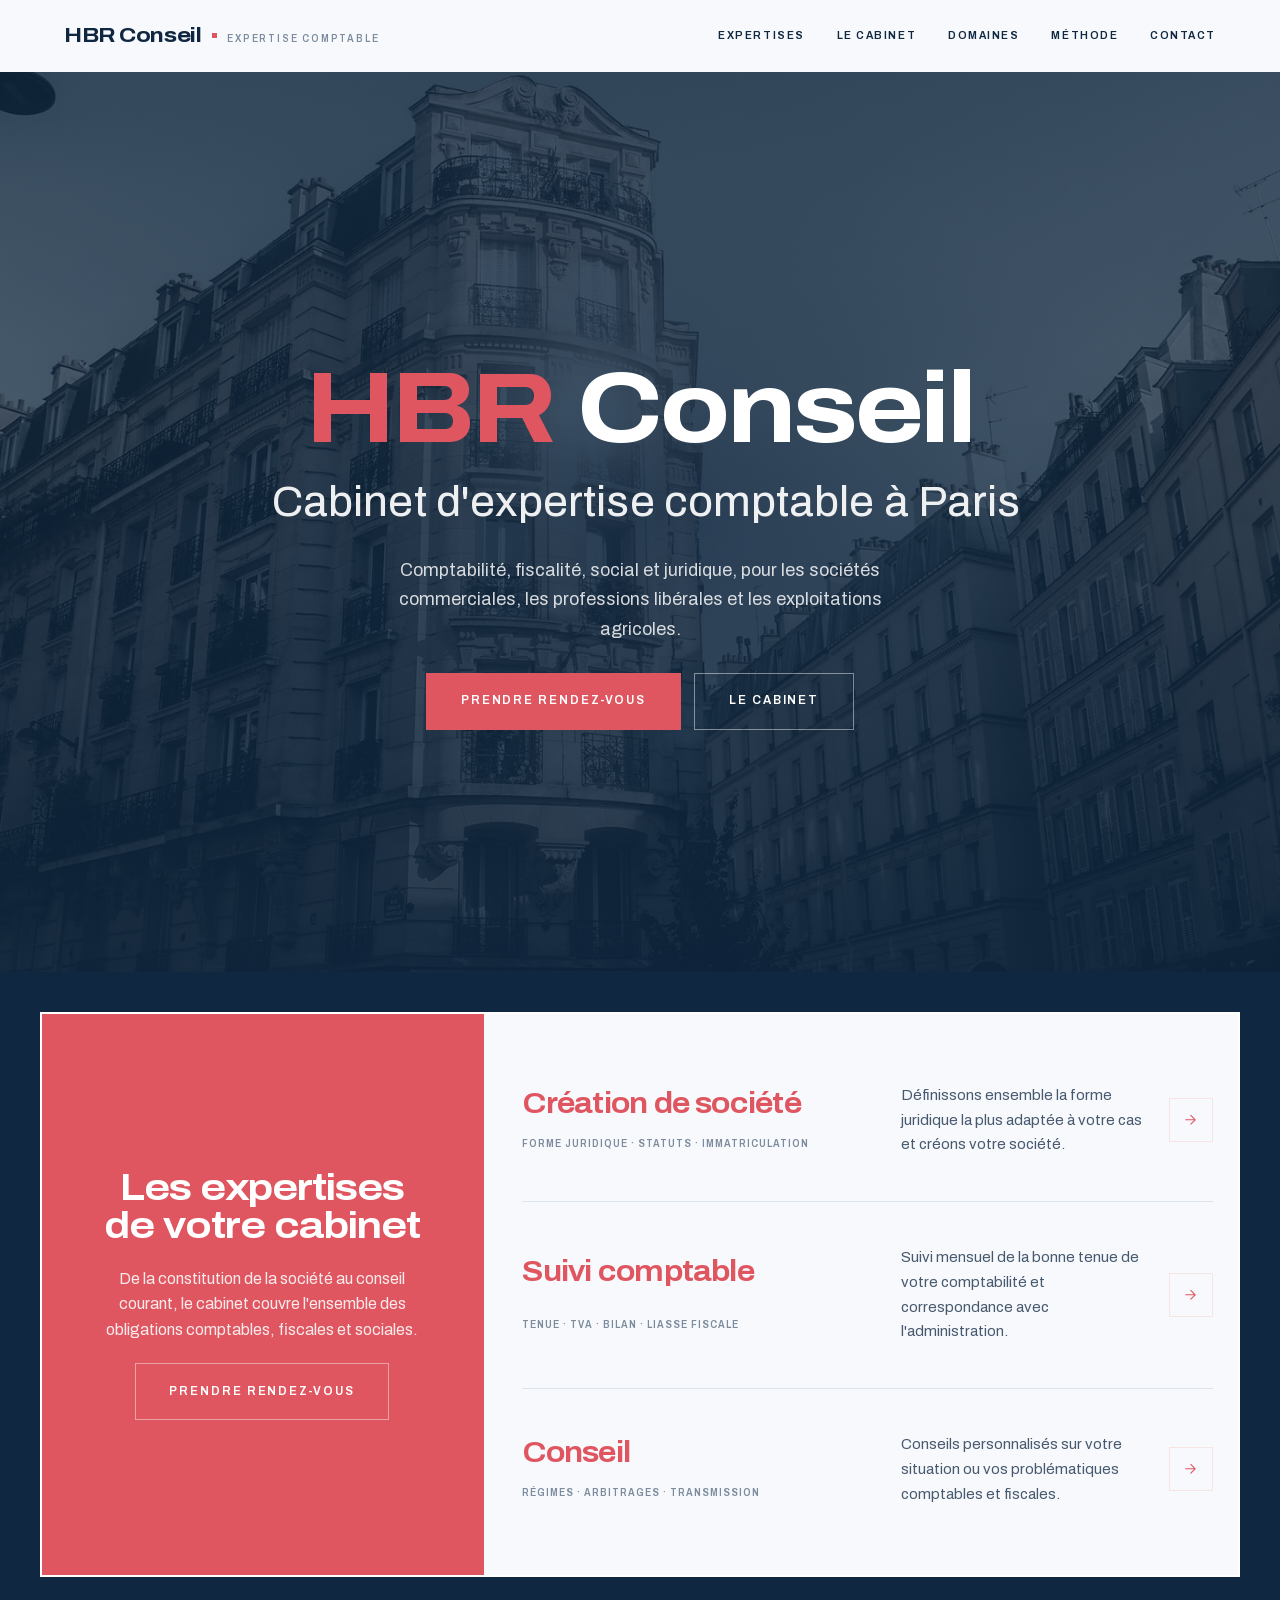
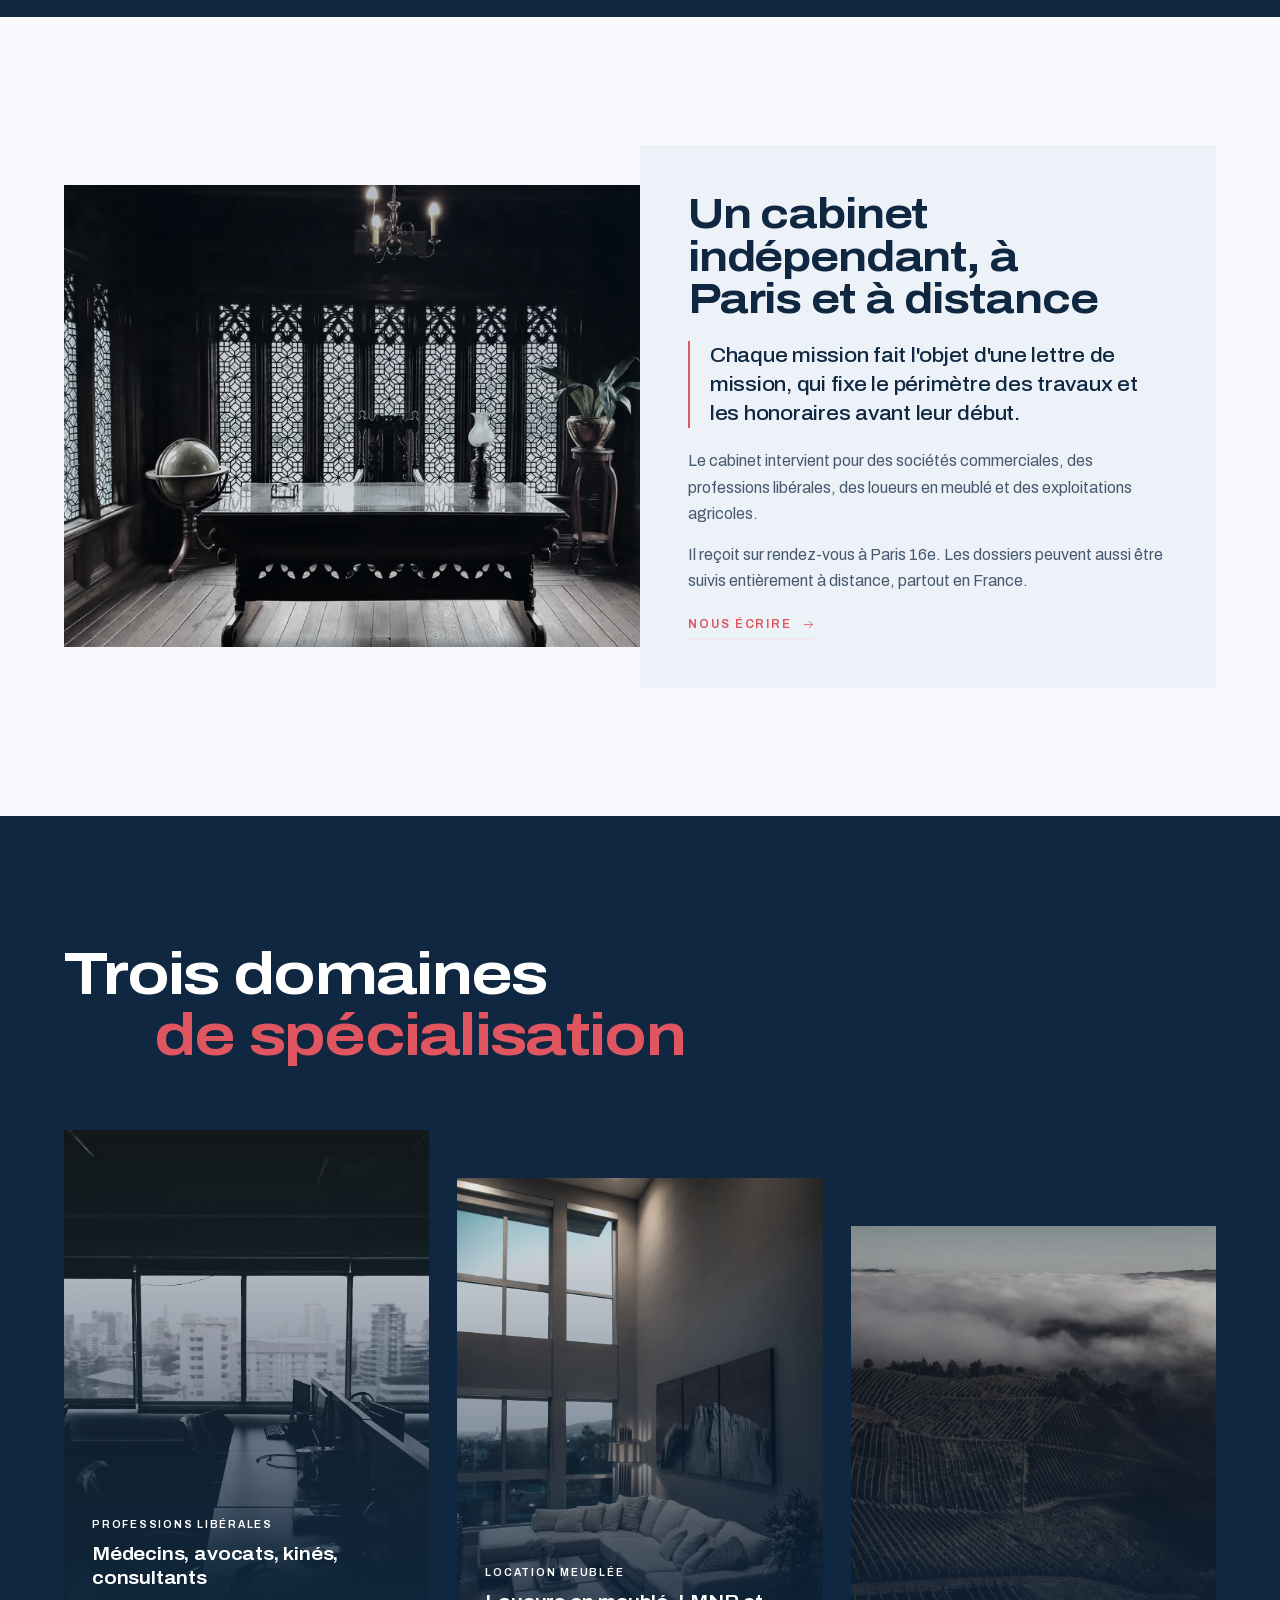
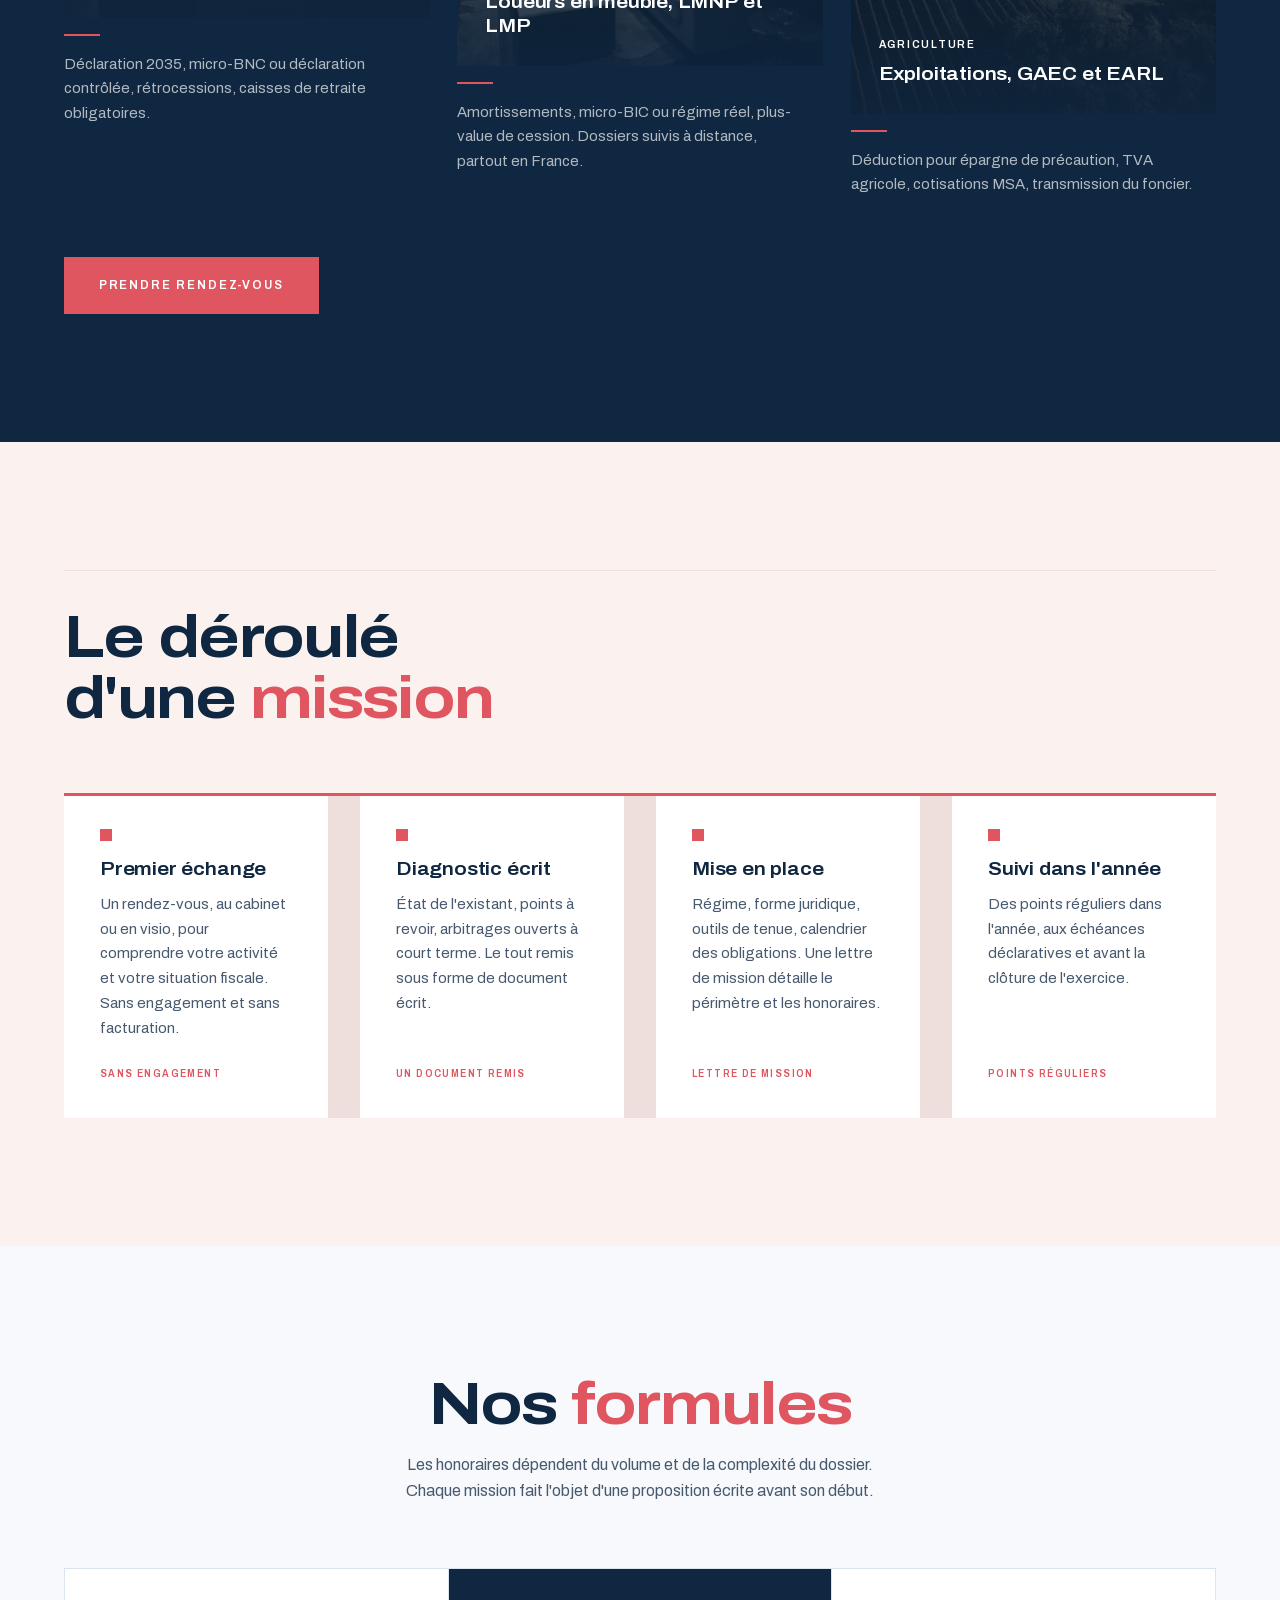
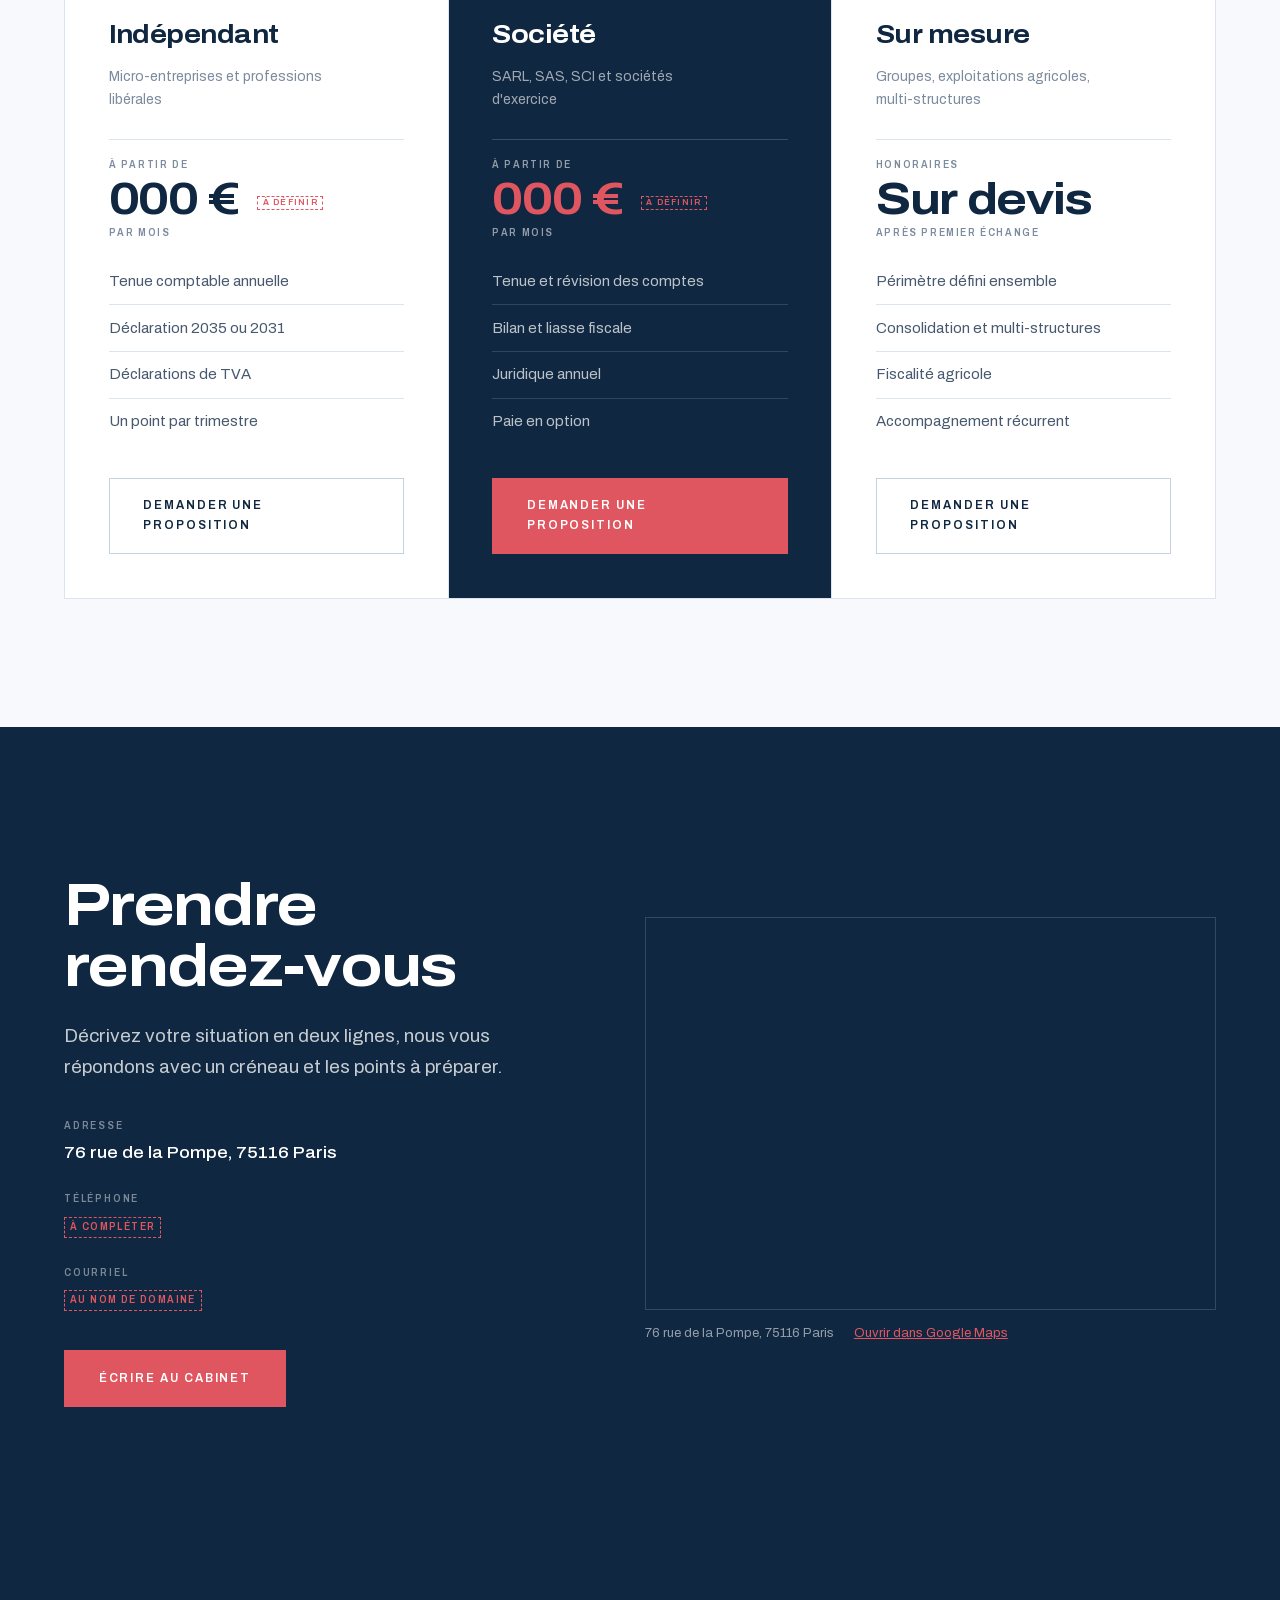
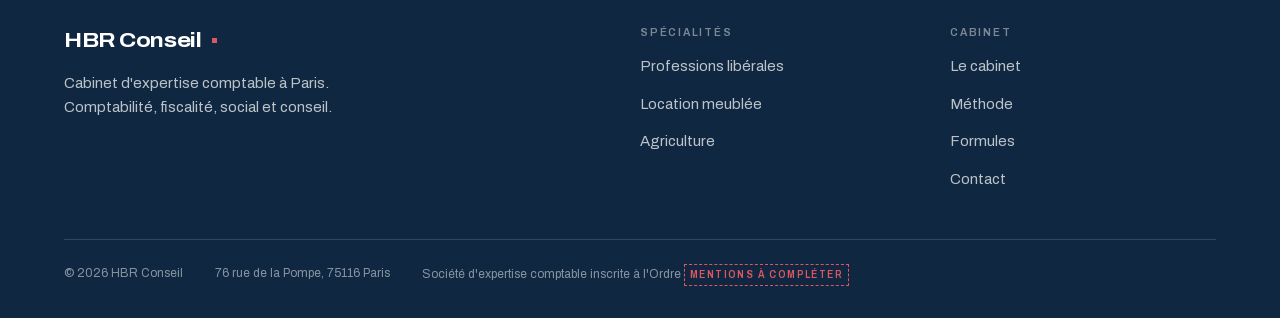
<file: index.html>
<!DOCTYPE html>
<html lang="fr" class="no-js">
<head>
    <meta charset="UTF-8">
    <meta name="viewport" content="width=device-width, initial-scale=1.0">

    <!-- ⚠️ PHASE PREVIEW : noindex tant que le site est sur GitHub Pages.
         À SUPPRIMER au lancement. Voir la checklist dans .claude/CLAUDE.md -->
    <meta name="robots" content="noindex, nofollow">

    <title>HBR Conseil, cabinet d'expertise comptable à Paris</title>
    <meta name="description" content="Cabinet d'expertise comptable à Paris. Comptabilité, fiscalité, social et conseil, pour les sociétés comme pour les indépendants.">

    <!-- ⚠️ Domaine provisoire : corriger canonical, og:url et og:image au lancement -->
    <link rel="canonical" href="https://hbr-conseil.com/">

    <meta property="og:type" content="website">
    <meta property="og:locale" content="fr_FR">
    <meta property="og:site_name" content="HBR Conseil">
    <meta property="og:title" content="HBR Conseil, cabinet d'expertise comptable à Paris">
    <meta property="og:description" content="Comptabilité, fiscalité, social et conseil, pour les sociétés comme pour les indépendants.">
    <meta property="og:url" content="https://hbr-conseil.com/">
    <meta property="og:image" content="https://hbr-conseil.com/assets/img/hero-paris-1400.webp">
    <meta name="twitter:card" content="summary_large_image">

    <meta name="theme-color" content="#0F2740">

    <link rel="icon" href="assets/favicon.svg" type="image/svg+xml">
    <link rel="icon" href="assets/favicon.ico" sizes="32x32">

    <link rel="preload" href="assets/fonts/archivo-var-latin.woff2" as="font" type="font/woff2" crossorigin>

    <link rel="stylesheet" href="css/style.css?v=20261007a">

    <!-- TODO : JSON-LD AccountingService. Adresse connue, il manque la raison
         sociale exacte, le telephone et le numero d'inscription a l'Ordre.
         Laisse en commentaire : pas de donnees structurees a moitie inventees. -->
</head>
<body>

<header class="masthead" id="masthead">
    <div class="shell masthead__inner">
        <a class="wordmark" href="index.html">
            <span class="wordmark__name">HBR Conseil</span>
            <span class="wordmark__dot" aria-hidden="true"></span>
            <span class="wordmark__kind">Expertise comptable</span>
        </a>
        <nav class="nav" aria-label="Navigation principale">
            <a href="#expertises">Expertises</a>
            <a href="#cabinet">Le cabinet</a>
            <a href="#domaines">Domaines</a>
            <a href="#methode">Méthode</a>
            <a href="#contact">Contact</a>
        </nav>
    </div>
</header>

<main>

    <!-- 01 ─ Hero pleine hauteur, photo plein cadre -->
    <section class="hero">
        <div class="hero__bg" aria-hidden="true">
            <img src="assets/img/hero-paris-1400.webp"
                 srcset="assets/img/hero-paris-700.webp 700w, assets/img/hero-paris-1400.webp 1400w"
                 sizes="100vw" width="1400" height="1900" fetchpriority="high" alt="">
        </div>
        <div class="shell hero__inner">
            <h1 class="hero__title">
                <span class="hero__brand" id="brand"><span class="hero__brand-a">HBR</span> <span class="hero__brand-b">Conseil</span></span>
                <span class="hero__kicker" id="kicker">Cabinet d'expertise comptable à Paris</span>
            </h1>
            <p class="hero__lede">
                Comptabilité, fiscalité, social et juridique, pour les sociétés commerciales, les
                professions libérales et les exploitations agricoles.
            </p>
            <div class="cta-row">
                <a class="btn btn--coral" href="#contact">Prendre rendez-vous</a>
                <a class="btn btn--ghost-light" href="#cabinet">Le cabinet</a>
            </div>
        </div>
    </section>

    <!-- 02 ─ Expertises. Composition asymetrique : colonne de gauche
         collante qui porte le titre et l'appel a l'action, colonne de
         droite en grandes lignes cliquables. Ni trois colonnes egales,
         ni numerotation. -->
    <section class="section expertises" id="expertises">
        <div class="shell">
          <div class="expertises__frame">
            <div class="expertises__grid">

            <div class="expertises__aside">
                <div class="expertises__sticky reveal">
                    <h2 class="display d-xl">Les expertises de votre cabinet</h2>
                    <p class="section__intro">
                        De la constitution de la société au conseil courant, le cabinet couvre
                        l'ensemble des obligations comptables, fiscales et sociales.
                    </p>
                    <a class="btn btn--ghost-light" href="#contact">Prendre rendez-vous</a>
                </div>
            </div>

            <ul class="exp-list">
                <li class="exp reveal">
                    <a class="exp__row" href="#contact">
                        <span class="exp__title">Création de société</span>
                        <span class="exp__tags">Forme juridique &middot; Statuts &middot; Immatriculation</span>
                        <span class="exp__text">
                            Définissons ensemble la forme juridique la plus adaptée à votre cas et
                            créons votre société.
                        </span>
                        <span class="exp__go" aria-hidden="true">
                            <svg viewBox="0 0 24 24" fill="none" stroke="currentColor" stroke-width="1.5">
                                <path d="M5 12h13M12 6l6 6-6 6" stroke-linecap="round" stroke-linejoin="round"/>
                            </svg>
                        </span>
                    </a>
                </li>

                <li class="exp reveal reveal--d1">
                    <a class="exp__row" href="#contact">
                        <span class="exp__title">Suivi comptable</span>
                        <span class="exp__tags">Tenue &middot; TVA &middot; Bilan &middot; Liasse fiscale</span>
                        <span class="exp__text">
                            Suivi mensuel de la bonne tenue de votre comptabilité et correspondance
                            avec l'administration.
                        </span>
                        <span class="exp__go" aria-hidden="true">
                            <svg viewBox="0 0 24 24" fill="none" stroke="currentColor" stroke-width="1.5">
                                <path d="M5 12h13M12 6l6 6-6 6" stroke-linecap="round" stroke-linejoin="round"/>
                            </svg>
                        </span>
                    </a>
                </li>

                <li class="exp reveal reveal--d2">
                    <a class="exp__row" href="#contact">
                        <span class="exp__title">Conseil</span>
                        <span class="exp__tags">Régimes &middot; Arbitrages &middot; Transmission</span>
                        <span class="exp__text">
                            Conseils personnalisés sur votre situation ou vos problématiques
                            comptables et fiscales.
                        </span>
                        <span class="exp__go" aria-hidden="true">
                            <svg viewBox="0 0 24 24" fill="none" stroke="currentColor" stroke-width="1.5">
                                <path d="M5 12h13M12 6l6 6-6 6" stroke-linecap="round" stroke-linejoin="round"/>
                            </svg>
                        </span>
                    </a>
                </li>
            </ul>

            </div>
          </div>
        </div>
    </section>

    <!-- 03 ─ Le cabinet, partition asymetrique -->
    <section class="section" id="cabinet" style="padding-top: 0;">
        <div class="shell">
            <div class="about">
                <div class="about__media shot reveal">
                    <img src="assets/img/cabinet-salle-1800.webp"
                         srcset="assets/img/cabinet-salle-900.webp 900w, assets/img/cabinet-salle-1800.webp 1800w"
                         sizes="(min-width: 56rem) 58vw, 100vw"
                         width="1800" height="1200" loading="lazy"
                         alt="Salle de réunion lambrissée, longue table et lustre ancien.">
                </div>
                <div class="about__panel reveal reveal--d1">
                    <h2 class="display d-lg">Un cabinet indépendant, à Paris et à distance</h2>
                    <p class="about__quote">
                        Chaque mission fait l'objet d'une lettre de mission, qui fixe le périmètre
                        des travaux et les honoraires avant leur début.
                    </p>
                    <div class="body-text">
                        <p>
                            Le cabinet intervient pour des sociétés commerciales, des professions
                            libérales, des loueurs en meublé et des exploitations agricoles.
                        </p>
                        <p>
                            Il reçoit sur rendez-vous à Paris 16e. Les dossiers peuvent aussi être
                            suivis entièrement à distance, partout en France.
                        </p>
                    </div>
                    <a class="arrow-link" href="#contact">
                        Nous écrire
                        <svg viewBox="0 0 24 24" fill="none" stroke="currentColor" stroke-width="1.5" aria-hidden="true">
                            <path d="M4 12h15M13 6l6 6-6 6" stroke-linecap="round" stroke-linejoin="round"/>
                        </svg>
                    </a>
                </div>
            </div>
        </div>
    </section>

    <!-- 04 ─ Domaines, panneaux hauts avec libelle sur l'image -->
    <section class="section domaines" id="domaines">
        <div class="shell">
            <h2 class="display d-xl domaines__title reveal">
                <span>Trois domaines</span>
                <span class="domaines__title-in">de spécialisation</span>
            </h2>

            <div class="fields">
                <article class="field reveal">
                    <a class="field__media shot shot--deep" href="#contact" aria-label="Professions libérales">
                        <img src="assets/img/specialite-bnc-1100.webp" sizes="(min-width: 56rem) 31vw, 100vw"
                             width="1100" height="1375" loading="lazy"
                             alt="Bureaux en enfilade devant de grandes baies vitrées.">
                        <span class="field__over">
                            <span class="eyebrow">Professions libérales</span>
                            <span class="d-sm">Médecins, avocats, kinés, consultants</span>
                        </span>
                    </a>
                    <span class="field__rule" aria-hidden="true"></span>
                    <p class="field__text">
                        Déclaration 2035, micro-BNC ou déclaration contrôlée, rétrocessions, caisses
                        de retraite obligatoires.
                    </p>
                </article>

                <article class="field reveal reveal--d1">
                    <a class="field__media shot shot--deep" href="#contact" aria-label="Location meublée">
                        <img src="assets/img/specialite-lmnp-1100.webp" sizes="(min-width: 56rem) 31vw, 100vw"
                             width="1100" height="1375" loading="lazy"
                             alt="Séjour d'un appartement meublé en fin de journée.">
                        <span class="field__over">
                            <span class="eyebrow">Location meublée</span>
                            <span class="d-sm">Loueurs en meublé, LMNP et LMP</span>
                        </span>
                    </a>
                    <span class="field__rule" aria-hidden="true"></span>
                    <p class="field__text">
                        Amortissements, micro-BIC ou régime réel, plus-value de cession. Dossiers
                        suivis à distance, partout en France.
                    </p>
                </article>

                <article class="field reveal reveal--d2">
                    <a class="field__media shot shot--deep" href="#contact" aria-label="Agriculture">
                        <img src="assets/img/specialite-agriculture-1100.webp" sizes="(min-width: 56rem) 31vw, 100vw"
                             width="1100" height="1375" loading="lazy"
                             alt="Coteau planté de vignes émergeant de la brume.">
                        <span class="field__over">
                            <span class="eyebrow">Agriculture</span>
                            <span class="d-sm">Exploitations, GAEC et EARL</span>
                        </span>
                    </a>
                    <span class="field__rule" aria-hidden="true"></span>
                    <p class="field__text">
                        Déduction pour épargne de précaution, TVA agricole, cotisations MSA,
                        transmission du foncier.
                    </p>
                </article>
            </div>

            <div class="cta-row reveal" style="margin-top: clamp(2.5rem, 5vw, 3.75rem);">
                <a class="btn btn--coral" href="#contact">Prendre rendez-vous</a>
            </div>
        </div>
    </section>

    <!-- 05 ─ Deroule d'une mission, ligne de temps -->
    <section class="section process-section" id="methode">
        <div class="shell">
            <div class="section__head reveal">
                <h2 class="display d-xl">Le déroulé d'une <em>mission</em></h2>
            </div>

            <div class="process">
                <article class="step reveal">
                    <span class="step__mark" aria-hidden="true"></span>
                    <h3 class="d-sm">Premier échange</h3>
                    <p>
                        Un rendez-vous, au cabinet ou en visio, pour comprendre votre activité et
                        votre situation fiscale. Sans engagement et sans facturation.
                    </p>
                    <span class="step__get">Sans engagement</span>
                </article>
                <article class="step reveal reveal--d1">
                    <span class="step__mark" aria-hidden="true"></span>
                    <h3 class="d-sm">Diagnostic écrit</h3>
                    <p>
                        État de l'existant, points à revoir, arbitrages ouverts à court terme. Le
                        tout remis sous forme de document écrit.
                    </p>
                    <span class="step__get">Un document remis</span>
                </article>
                <article class="step reveal reveal--d2">
                    <span class="step__mark" aria-hidden="true"></span>
                    <h3 class="d-sm">Mise en place</h3>
                    <p>
                        Régime, forme juridique, outils de tenue, calendrier des obligations. Une
                        lettre de mission détaille le périmètre et les honoraires.
                    </p>
                    <span class="step__get">Lettre de mission</span>
                </article>
                <article class="step reveal reveal--d3">
                    <span class="step__mark" aria-hidden="true"></span>
                    <h3 class="d-sm">Suivi dans l'année</h3>
                    <p>
                        Des points réguliers dans l'année, aux échéances déclaratives et avant la
                        clôture de l'exercice.
                    </p>
                    <span class="step__get">Points réguliers</span>
                </article>
            </div>
        </div>
    </section>

    <!-- 06 ─ Formules. SQUELETTE PROVISOIRE : montants et contenus sont
         des placeholders, a valider avec le cabinet. Pas de gabarit SaaS,
         angles vifs, aucune ombre portee, aucun badge « le plus populaire ».
         La formule courante se distingue par un aplat bleu, pas par un
         liseré ni un decalage vertical. -->
    <section class="section tarifs" id="formules">
        <div class="shell">
            <div class="tarifs__head reveal">
                <h2 class="display d-xl">Nos <em>formules</em></h2>
                <p class="tarifs__note">
                    Les honoraires dépendent du volume et de la complexité du dossier. Chaque
                    mission fait l'objet d'une proposition écrite avant son début.
                </p>
            </div>

            <div class="packs">

                <article class="pack reveal">
                    <h3 class="pack__name">Indépendant</h3>
                    <p class="pack__for">Micro-entreprises et professions libérales</p>
                    <p class="pack__price">
                        <span class="pack__from">À partir de</span>
                        <span class="pack__amount">000 &euro; <span class="todo">à définir</span></span>
                        <span class="pack__unit">par mois</span>
                    </p>
                    <ul class="pack__list">
                        <li>Tenue comptable annuelle</li>
                        <li>Déclaration 2035 ou 2031</li>
                        <li>Déclarations de TVA</li>
                        <li>Un point par trimestre</li>
                    </ul>
                    <a class="btn btn--line" href="#contact">Demander une proposition</a>
                </article>

                <article class="pack pack--lead reveal reveal--d1">
                    <h3 class="pack__name">Société</h3>
                    <p class="pack__for">SARL, SAS, SCI et sociétés d'exercice</p>
                    <p class="pack__price">
                        <span class="pack__from">À partir de</span>
                        <span class="pack__amount">000 &euro; <span class="todo">à définir</span></span>
                        <span class="pack__unit">par mois</span>
                    </p>
                    <ul class="pack__list">
                        <li>Tenue et révision des comptes</li>
                        <li>Bilan et liasse fiscale</li>
                        <li>Juridique annuel</li>
                        <li>Paie en option</li>
                    </ul>
                    <a class="btn btn--coral" href="#contact">Demander une proposition</a>
                </article>

                <article class="pack reveal reveal--d2">
                    <h3 class="pack__name">Sur mesure</h3>
                    <p class="pack__for">Groupes, exploitations agricoles, multi-structures</p>
                    <p class="pack__price">
                        <span class="pack__from">Honoraires</span>
                        <span class="pack__amount">Sur devis</span>
                        <span class="pack__unit">après premier échange</span>
                    </p>
                    <ul class="pack__list">
                        <li>Périmètre défini ensemble</li>
                        <li>Consolidation et multi-structures</li>
                        <li>Fiscalité agricole</li>
                        <li>Accompagnement récurrent</li>
                    </ul>
                    <a class="btn btn--line" href="#contact">Demander une proposition</a>
                </article>

            </div>
        </div>
    </section>

    <!-- 07 ─ Contact, bloc bleu et carte en vis-a-vis -->
    <section class="section contact" id="contact">
        <div class="shell">
            <div class="contact__grid">
                <div class="reveal">
                        <h2 class="display d-xl" style="margin-block: 1.25rem 1.5rem;">Prendre rendez-vous</h2>
                    <p class="lede" style="color: rgba(255,255,255,0.76);">
                        Décrivez votre situation en deux lignes, nous vous répondons avec un créneau
                        et les points à préparer.
                    </p>

                    <div class="contact__lines" style="margin-top: 2.25rem;">
                        <div class="contact__line">
                            <span class="k">Adresse</span>
                            <span class="v">76 rue de la Pompe, 75116 Paris</span>
                        </div>
                        <div class="contact__line">
                            <span class="k">Téléphone</span>
                            <span class="v"><span class="todo">à compléter</span></span>
                        </div>
                        <div class="contact__line">
                            <span class="k">Courriel</span>
                            <span class="v"><span class="todo">au nom de domaine</span></span>
                        </div>
                    </div>

                    <div class="cta-row" style="margin-top: 2.25rem;">
                        <a class="btn btn--coral" href="#contact">Écrire au cabinet</a>
                    </div>
                </div>

                <div class="reveal reveal--d1">
                    <!-- Embed Google Maps, charge directement. Sa reponse ne depose
                         aucun cookie, verifie. L'IP du visiteur reste transmise a
                         Google, a mentionner dans la politique de confidentialite. -->
                    <div class="map">
                        <iframe
                            src="https://www.google.com/maps?q=76+rue+de+la+Pompe,+75116+Paris&amp;z=16&amp;output=embed"
                            title="Plan d'accès au cabinet, 76 rue de la Pompe à Paris"
                            loading="lazy" referrerpolicy="no-referrer-when-downgrade" allowfullscreen></iframe>
                    </div>
                    <p class="map__legend">
                        <span>76 rue de la Pompe, 75116 Paris</span>
                        <a href="https://www.google.com/maps/search/?api=1&amp;query=76+rue+de+la+Pompe+75116+Paris"
                           target="_blank" rel="noopener">Ouvrir dans Google Maps</a>
                    </p>
                </div>
            </div>
        </div>
    </section>

</main>

<footer class="site-footer">
    <div class="shell">
        <div class="footer-grid">
            <div class="footer-col">
                <a class="wordmark" href="index.html">
                    <span class="wordmark__name">HBR Conseil</span>
                    <span class="wordmark__dot" aria-hidden="true"></span>
                </a>
                <p style="max-width: 34ch; font-size: 0.9375rem;">
                    Cabinet d'expertise comptable à Paris. Comptabilité, fiscalité, social et
                    conseil.
                </p>
            </div>
            <div class="footer-col">
                <p class="eyebrow">Spécialités</p>
                <a href="#domaines">Professions libérales</a>
                <a href="#domaines">Location meublée</a>
                <a href="#domaines">Agriculture</a>
            </div>
            <div class="footer-col">
                <p class="eyebrow">Cabinet</p>
                <a href="#cabinet">Le cabinet</a>
                <a href="#methode">Méthode</a>
                <a href="#formules">Formules</a>
                <a href="#contact">Contact</a>
            </div>
        </div>

        <div class="footer-legal">
            <span>&copy; <span id="year">2026</span> HBR Conseil</span>
            <span>76 rue de la Pompe, 75116 Paris</span>
            <span>Société d'expertise comptable inscrite à l'Ordre <span class="todo">mentions à compléter</span></span>
        </div>
    </div>
</footer>

<script src="js/main.js?v=20261007a"></script>
</body>
</html>
</file>
<file: css/style.css>
/* =====================================================================
   hbr-conseil.com  |  systeme de design
   Direction : clair dominant, bleu de nuit et corail.
   ⚠️ Toute modification ici = bumper ?v=AAAAMMJJx dans les pages HTML
   =====================================================================
     1. Police
     2. Reset
     3. Jetons
     4. Typographie
     5. Primitives
     6. Traitement d'image
     7. Chrome
     8. Sections
     9. Revelations
    10. Points de rupture
   ===================================================================== */

/* --- 1. Police ------------------------------------------------------
   Une seule famille, Archivo variable, avec ses deux axes : la graisse
   et la LARGEUR. Le contraste typographique vient de l'axe de largeur,
   titres tres etendus contre texte de labeur normal, plutot que d'une
   seconde famille. 88 Ko pour toute la palette typographique.
   -------------------------------------------------------------------- */

@font-face {
    font-family: 'Archivo';
    src: url('../assets/fonts/archivo-var-latin.woff2') format('woff2');
    font-weight: 100 900;
    font-stretch: 62% 125%;
    font-style: normal;
    font-display: swap;
}

/* --- 2. Reset -------------------------------------------------------- */

*, *::before, *::after { box-sizing: border-box; }
* { margin: 0; padding: 0; }

html {
    font-size: 16px;
    -webkit-text-size-adjust: 100%;
    scroll-behavior: smooth;
}

img, picture, svg, video { display: block; max-width: 100%; height: auto; }
button, input, select, textarea { font: inherit; color: inherit; }
ul[class], ol[class] { list-style: none; }

/* --- 3. Jetons ------------------------------------------------------- */

:root {
    /* Clairs. Jamais de blanc pur : un blanc legerement bleute tient la
       page ensemble avec le bleu de nuit. */
    --paper:      #F7F9FC;
    --paper-2:    #EDF2F8;
    --paper-3:    #E3EAF3;

    /* Bleu de nuit : c'est l'encre ET le fond des sections sombres. */
    --navy:       #0F2740;
    --navy-2:     #17385A;
    --navy-3:     #24507A;

    --ink:        #0F2740;
    --ink-2:      #47596F;
    --muted:      #7C8B9D;

    --hairline:   #DCE4EE;
    --hairline-2: #C6D2E0;

    /* UN seul accent, employe avec parcimonie : filets, numeros,
       survols, un mot dans un titre. Jamais en aplat de fond large. */
    --blush:      #FBF1EF;
    --blush-2:    #EFDFDC;

    --coral:      #DF5660;
    --coral-deep: #BE414B;
    --coral-pale: #F7E4E5;

    --sans: 'Archivo', ui-sans-serif, -apple-system, "Segoe UI", Roboto, sans-serif;

    --maxw: 82rem;
    --gutter: clamp(1.25rem, 5vw, 4.5rem);
    --section-y: clamp(4.5rem, 10vw, 10rem);

    --ease: cubic-bezier(0.22, 1, 0.36, 1);
    --t: 260ms;
}

body {
    background: var(--paper);
    color: var(--ink-2);
    font-family: var(--sans);
    font-size: 1rem;
    font-variation-settings: 'wdth' 100;
    line-height: 1.65;
    -webkit-font-smoothing: antialiased;
    overflow-x: hidden;
}

/* --- 4. Typographie --------------------------------------------------
   L'echelle joue sur trois registres : etendu et gras pour les titres,
   normal pour le texte, etroit et espace pour les libelles.
   -------------------------------------------------------------------- */

.display {
    font-variation-settings: 'wdth' 116, 'wght' 680;
    line-height: 1.02;
    letter-spacing: -0.028em;
    color: var(--ink);
    text-wrap: balance;
}

.d-hero { font-size: clamp(2.75rem, 7.6vw, 6rem); }
.d-xl   { font-size: clamp(2.125rem, 5vw, 3.75rem); }
.d-lg   { font-size: clamp(1.75rem, 3.4vw, 2.625rem); }
.d-md   { font-size: clamp(1.375rem, 2.4vw, 1.875rem); letter-spacing: -0.02em; }

.d-sm {
    font-size: clamp(1.0625rem, 1.5vw, 1.25rem);
    font-variation-settings: 'wdth' 108, 'wght' 620;
    letter-spacing: -0.01em;
    line-height: 1.25;
    color: var(--ink);
}

/* Libelle sobre, sans filet d'accroche : le petit tiret horizontal devant
   les sur-titres est devenu un tic, on s'en passe. */
.eyebrow {
    display: block;
    font-size: 0.6875rem;
    font-variation-settings: 'wdth' 94, 'wght' 620;
    letter-spacing: 0.16em;
    text-transform: uppercase;
    color: var(--muted);
}

.lede {
    font-size: clamp(1.0625rem, 1.5vw, 1.1875rem);
    line-height: 1.6;
    color: var(--ink-2);
    max-width: 46ch;
}

.body-text { max-width: 60ch; }
.body-text p + p { margin-top: 0.9rem; }

a { color: inherit; }

:focus-visible {
    outline: 2px solid var(--coral);
    outline-offset: 3px;
}

/* --- 5. Primitives --------------------------------------------------- */

.shell {
    width: 100%;
    max-width: var(--maxw);
    margin-inline: auto;
    padding-inline: var(--gutter);
}

.section { padding-block: var(--section-y); }

.section__head {
    display: grid;
    grid-template-columns: minmax(0, 1fr);
    gap: 1.25rem;
    padding-top: clamp(1.5rem, 3vw, 2.25rem);
    border-top: 1px solid var(--hairline-2);
    margin-bottom: clamp(2.5rem, 5vw, 4.5rem);
}

.section__head .display { max-width: 18ch; }

.section__intro {
    font-size: 1rem;
    line-height: 1.6;
    color: var(--ink-2);
    max-width: 44ch;
}

.btn {
    display: inline-flex;
    align-items: center;
    justify-content: center;
    gap: 0.6rem;
    font-size: 0.75rem;
    font-variation-settings: 'wdth' 96, 'wght' 620;
    letter-spacing: 0.16em;
    text-transform: uppercase;
    text-decoration: none;
    padding: 1.1rem 2.1rem;
    border: 1px solid transparent;
    transition: background var(--t) var(--ease), color var(--t) var(--ease),
                border-color var(--t) var(--ease);
}

.btn--coral {
    background: var(--coral);
    color: #FFF;
    border-color: var(--coral);
}

.btn--coral:hover,
.btn--coral:focus-visible { background: var(--coral-deep); border-color: var(--coral-deep); }

.btn--line {
    color: var(--ink);
    border-color: var(--hairline-2);
}

.btn--line:hover,
.btn--line:focus-visible { border-color: var(--coral); color: var(--coral); }

.btn--ghost-light {
    color: #FFF;
    border-color: rgba(255, 255, 255, 0.45);
}

.btn--ghost-light:hover,
.btn--ghost-light:focus-visible { background: #FFF; color: var(--navy); border-color: #FFF; }

.arrow-link {
    display: inline-flex;
    align-items: center;
    gap: 0.6rem;
    font-size: 0.75rem;
    font-variation-settings: 'wdth' 96, 'wght' 620;
    letter-spacing: 0.16em;
    text-transform: uppercase;
    color: var(--coral);
    text-decoration: none;
    padding-bottom: 0.3rem;
    border-bottom: 1px solid var(--coral-pale);
    transition: border-color var(--t) var(--ease);
}

.arrow-link:hover { border-bottom-color: var(--coral); }
.arrow-link svg { width: 1.1em; height: 1.1em; transition: transform var(--t) var(--ease); }
.arrow-link:hover svg { transform: translateX(0.28rem); }

.cta-row {
    display: flex;
    flex-wrap: wrap;
    gap: 0.85rem;
}

/* --- 6. Traitement d'image -------------------------------------------
   Les photos sont desaturees et refroidies pour ne pas jurer avec le
   bleu de nuit. Voile bleu leger plutot que duotone marque : on veut
   des images lisibles, pas un effet.
   -------------------------------------------------------------------- */

.shot {
    position: relative;
    display: block;
    overflow: hidden;
    background: var(--navy);
    isolation: isolate;
}

.shot img {
    width: 100%;
    height: 100%;
    object-fit: cover;
    filter: saturate(0.28) contrast(1.06) brightness(0.97) hue-rotate(-8deg);
    transform: scale(1.01);
    transition: transform 1.2s var(--ease), filter var(--t) var(--ease);
}

.shot::after {
    content: "";
    position: absolute;
    inset: 0;
    background: linear-gradient(200deg, rgba(15, 39, 64, 0.34), rgba(15, 39, 64, 0.06));
    pointer-events: none;
}

.shot--deep::after {
    background: linear-gradient(180deg, rgba(15, 39, 64, 0.30) 0%, rgba(15, 39, 64, 0.88) 100%);
}

a.shot:hover img { transform: scale(1.04); filter: saturate(0.42) contrast(1.06) hue-rotate(-8deg); }

/* --- 7. Chrome ------------------------------------------------------- */

.masthead {
    position: sticky;
    top: 0;
    z-index: 80;
    background: var(--paper);
    border-bottom: 1px solid transparent;
    transition: border-color var(--t) var(--ease), background var(--t) var(--ease);
}

.masthead.is-stuck {
    border-bottom-color: var(--hairline);
    background: rgba(247, 249, 252, 0.92);
    backdrop-filter: blur(12px);
}

.masthead__inner {
    display: flex;
    align-items: center;
    justify-content: space-between;
    gap: 1.5rem;
    padding-block: 1.15rem;
}

.wordmark { display: flex; align-items: baseline; gap: 0.65rem; text-decoration: none; }

.wordmark__name {
    white-space: nowrap;
    font-size: 1.3125rem;
    font-variation-settings: 'wdth' 112, 'wght' 720;
    letter-spacing: -0.02em;
    color: var(--ink);
}

.wordmark__dot { width: 5px; height: 5px; background: var(--coral); align-self: center; }

/* Masquee sous 24rem : elle passait sur deux lignes et disloquait l'en-tete. */
.wordmark__kind {
    display: none;
    font-size: 0.625rem;
    font-variation-settings: 'wdth' 92, 'wght' 600;
    letter-spacing: 0.18em;
    text-transform: uppercase;
    color: var(--muted);
}

.nav { display: none; align-items: center; gap: 2rem; }

.nav a {
    font-size: 0.6875rem;
    font-variation-settings: 'wdth' 94, 'wght' 620;
    letter-spacing: 0.14em;
    text-transform: uppercase;
    text-decoration: none;
    color: var(--ink);
    padding-block: 0.3rem;
    border-bottom: 1px solid transparent;
    transition: border-color var(--t) var(--ease), color var(--t) var(--ease);
}

.nav a:hover { color: var(--coral); border-bottom-color: var(--coral); }

.site-footer { background: var(--navy); color: rgba(255, 255, 255, 0.72); padding-block: clamp(3.5rem, 7vw, 5.5rem) 2rem; }
.site-footer .wordmark__name { color: #FFF; }
.site-footer .wordmark__kind { color: rgba(255, 255, 255, 0.5); }

.footer-grid { display: grid; gap: 2.75rem; }
.footer-col { display: flex; flex-direction: column; gap: 0.8rem; min-width: 0; }

.footer-col a {
    font-size: 0.9375rem;
    text-decoration: none;
    color: rgba(255, 255, 255, 0.72);
    transition: color var(--t) var(--ease);
}

.footer-col a:hover { color: var(--coral); }

.footer-col .eyebrow { color: rgba(255, 255, 255, 0.45); }
.footer-col .eyebrow::before { background: rgba(255, 255, 255, 0.28); }

.footer-legal {
    margin-top: 3rem;
    padding-top: 1.5rem;
    border-top: 1px solid rgba(255, 255, 255, 0.14);
    display: flex;
    flex-wrap: wrap;
    gap: 0.5rem 2rem;
    font-size: 0.75rem;
    color: rgba(255, 255, 255, 0.5);
}

.todo {
    display: inline-block;
    font-size: 0.625rem;
    font-variation-settings: 'wdth' 92, 'wght' 620;
    letter-spacing: 0.14em;
    text-transform: uppercase;
    color: var(--coral);
    border: 1px dashed currentColor;
    padding: 0.15em 0.5em;
    vertical-align: middle;
}

/* --- 9. Revelations --------------------------------------------------- */

.reveal {
    opacity: 0;
    transform: translateY(20px);
    transition: opacity 700ms var(--ease), transform 700ms var(--ease);
}

.reveal.is-in { opacity: 1; transform: none; }
.reveal--d1 { transition-delay: 90ms; }
.reveal--d2 { transition-delay: 180ms; }
.reveal--d3 { transition-delay: 270ms; }

.no-js .reveal { opacity: 1; transform: none; }

@media (prefers-reduced-motion: reduce) {
    html { scroll-behavior: auto; }
    .reveal { opacity: 1; transform: none; transition: none; }
    .shot img, .arrow-link svg { transition: none; }
    a.shot:hover img { transform: scale(1.01); }
}

/* =====================================================================
   8. Sections. Chacune a sa propre composition : aucune deux
      consecutives ne partagent la meme structure.
   ===================================================================== */

/* 8.1  Hero : pleine hauteur, photo plein cadre, accroche posee dessus */

.hero {
    position: relative;
    min-height: 100svh;
    display: flex;
    align-items: center;
    padding-block: clamp(7rem, 16vh, 11rem) clamp(4.5rem, 11vh, 7.5rem);
    isolation: isolate;
}

.hero__bg { position: absolute; inset: 0; z-index: -1; }
.hero__bg img { width: 100%; height: 100%; object-fit: cover; filter: saturate(0.26) contrast(1.06) hue-rotate(-8deg); }

.hero__bg::after {
    content: "";
    position: absolute;
    inset: 0;
    background:
        radial-gradient(78% 68% at 50% 48%, rgba(15, 39, 64, 0.82) 0%, rgba(15, 39, 64, 0.62) 55%, rgba(15, 39, 64, 0.52) 100%),
        linear-gradient(to bottom, rgba(15, 39, 64, 0.52) 0%, rgba(15, 39, 64, 0.28) 38%, rgba(15, 39, 64, 0.70) 100%);
}

.hero__inner {
    display: flex;
    flex-direction: column;
    align-items: center;
    text-align: center;
    gap: 1.75rem;
}

.hero__inner > * { max-width: 100%; }
.hero__inner .cta-row { justify-content: center; }
.hero__lede { margin-inline: auto; }
.hero .eyebrow { color: #FFF; }
.hero .eyebrow::before { background: var(--coral); }
.hero__title {
    display: flex;
    flex-direction: column;
    gap: clamp(0.6rem, 1.4vw, 1.1rem);
    margin: 0;
}

/* Marque et sous-titre sont cales a la meme largeur par js/main.js, qui
   mesure puis calcule la taille. Les valeurs ci-dessous sont le repli si
   le script ne tourne pas : proportions approchantes, jamais de casse. */
.hero__brand {
    display: block;
    white-space: nowrap;
    font-size: clamp(2.5rem, 11.5vw, 8rem);
    font-variation-settings: 'wdth' 116, 'wght' 720;
    line-height: 0.98;
    letter-spacing: -0.032em;
    color: #FFF;
}

.hero__brand-a { color: var(--coral); }
.hero__brand-b { color: #FFF; }

/* Sous-titre : c'est lui qui porte la requete de la page, il reste donc
   dans le H1 et non dans un paragraphe. */
.hero__kicker {
    display: block;
    white-space: nowrap;
    font-size: clamp(0.8125rem, 3.35vw, 2.3rem);
    font-variation-settings: 'wdth' 104, 'wght' 440;
    letter-spacing: 0.002em;
    line-height: 1.25;
    color: rgba(255, 255, 255, 0.92);
}
.hero__lede { color: rgba(255, 255, 255, 0.82); max-width: 44ch; font-size: clamp(1rem, 1.4vw, 1.125rem); }

/* 8.3  Expertises : colonne collante et grandes lignes -------------
   Trois colonnes egales, c'est la signature du gabarit. Ici la section
   est deliberement asymetrique : a gauche une colonne qui reste en place
   au defilement, a droite des lignes pleine largeur en grand corps, dont
   le survol fait deborder un aplat au-dela de la gouttiere.
   ------------------------------------------------------------------- */

/* Plein cadre. La section ne connait ni le conteneur commun ni la
   gouttiere : elle touche les deux bords de l'ecran, et son rembourrage
   haut est supprime pour qu'elle vienne au contact du hero. */
.expertises {
    padding-top: 0;
}

.expertises > .shell {
    max-width: none;
    padding-inline: 0;
}

/* Cadre bleu qui ceint toute la section. Son rembourrage est expose en
   variable : l'aplat de survol s'en sert pour deborder jusqu'au cadre,
   exactement, et pas au-dela. */
.expertises__frame {
    --frame-pad: clamp(1rem, 2.1vw, 1.875rem);
    position: relative;
    /* 45px sur grand ecran, mais le trait se reduit sur mobile : a 390px
       il mangeait 90px sur 390, soit presque le quart de la largeur. */
    border: clamp(14px, 3.2vw, 45px) solid var(--navy);
    padding: 0;
}

/* Filet blanc entre le cadre bleu et l'interieur. Un box-shadow interieur
   serait masque par le bloc corail, qui est un enfant : il faut un
   pseudo-element pose au-dessus. */
.expertises__frame::after {
    content: "";
    position: absolute;
    inset: 0;
    border: 2px solid #FFF;
    pointer-events: none;
    z-index: 3;
}

.expertises__grid {
    display: grid;
    grid-template-columns: minmax(0, 1fr);
    gap: 0;
}

/* Le fond corail est porte par le conteneur, pas par l'element colle :
   le conteneur s'etire sur toute la hauteur de la rangee, donc l'aplat
   va d'un bord a l'autre du cadre. */
/* Le conteneur centre son contenu : quand la section tient entierement a
   l'ecran, le texte se place au milieu du bloc corail au lieu de rester
   plaque en haut. L'element colle prend le relais au defilement. */
.expertises__aside {
    min-width: 0;
    display: flex;
    align-items: center;
    background: var(--coral);
    color: rgba(255, 255, 255, 0.88);
}

.expertises__sticky {
    display: flex;
    flex-direction: column;
    align-items: center;
    text-align: center;
    gap: 1.3rem;
    padding: clamp(1.75rem, 3.4vw, 3rem);
}

.expertises__sticky .display { color: #FFF; }
.expertises__sticky .section__intro { color: rgba(255, 255, 255, 0.88); }

/* Sur le corail, le bouton vire au blanc plein pour rester lisible. */
.expertises__sticky .btn--ghost-light:hover,
.expertises__sticky .btn--ghost-light:focus-visible {
    background: #FFF;
    color: var(--coral);
    border-color: #FFF;
}

.expertises__sticky .display {
    font-size: clamp(1.75rem, 2.9vw, 2.375rem);
    max-width: 14ch;
}
.expertises__sticky .section__intro { max-width: 38ch; }

.exp-list {
    display: flex;
    flex-direction: column;
    padding: var(--frame-pad);
}

.exp {
    position: relative;
    isolation: isolate;
    border-top: 1px solid var(--hairline);
}

/* Le cadre fait office de bordure haute et basse : le filet de la premiere
   ligne ferait doublon, et il n'y en a plus du tout sous la derniere.
   ⚠️ Declare APRES la regle de base : a specificite egale, c'est la derniere
   declaration qui l'emporte, pas la plus precise. */
.exp:first-child { border-top: 0; }

/* Aplat de survol qui deborde de part et d'autre de la gouttiere : la
   ligne se detache du bloc de texte au lieu de s'y fondre. */
.exp::before {
    content: "";
    position: absolute;
    inset: 0 calc(-1 * var(--frame-pad));
    background: var(--paper-2);
    opacity: 0;
    z-index: -1;
    transition: opacity var(--t) var(--ease);
}

.exp:hover::before,
.exp:focus-within::before { opacity: 1; }

.exp__row {
    display: grid;
    grid-template-columns: minmax(0, 1fr) auto;
    gap: 0.55rem 1.5rem;
    padding-block: clamp(1.75rem, 3.4vw, 2.75rem);
    text-decoration: none;
    align-items: start;
}

.exp__title {
    grid-column: 1;
    font-size: clamp(1.375rem, 2.3vw, 1.875rem);
    font-variation-settings: 'wdth' 110, 'wght' 660;
    line-height: 1.04;
    letter-spacing: -0.026em;
    color: var(--coral);
    transition: color var(--t) var(--ease);
}

.exp__tags {
    grid-column: 1;
    font-size: 0.625rem;
    font-variation-settings: 'wdth' 92, 'wght' 620;
    letter-spacing: 0.1em;
    text-transform: uppercase;
    color: var(--muted);
}

.exp__text {
    grid-column: 1;
    font-size: 0.9375rem;
    color: var(--ink-2);
    max-width: 44ch;
}

.exp__go {
    grid-column: 2;
    grid-row: 1 / 2;
    width: 2.75rem;
    height: 2.75rem;
    border: 1px solid var(--coral-pale);
    display: grid;
    place-items: center;
    color: var(--coral);
    transition: border-color var(--t) var(--ease), background var(--t) var(--ease),
                color var(--t) var(--ease);
}

.exp__go svg { width: 1.1rem; height: 1.1rem; transition: transform var(--t) var(--ease); }

.exp:hover .exp__title,
.exp:focus-within .exp__title { color: var(--coral-deep); }

.exp:hover .exp__go,
.exp:focus-within .exp__go {
    background: var(--coral);
    border-color: var(--coral);
    color: #FFF;
}

.exp:hover .exp__go svg { transform: translateX(0.2rem); }

/* Filet corail qui se deploie sous la ligne survolee. Discret, mais il
   signale laquelle des trois est active. */
.exp::after {
    content: "";
    position: absolute;
    left: 0;
    bottom: -1px;
    height: 1px;
    width: 100%;
    background: var(--coral);
    transform: scaleX(0);
    transform-origin: left;
    transition: transform 420ms var(--ease);
}

.exp:hover::after,
.exp:focus-within::after { transform: scaleX(1); }

/* 8.4  Le cabinet : partition asymetrique, l'image deborde a gauche */

.about { display: grid; grid-template-columns: minmax(0, 1fr); gap: 0; align-items: center; }
.about__media { aspect-ratio: 4 / 3; }

.about__panel {
    background: var(--paper-2);
    padding: clamp(1.75rem, 4vw, 3rem);
    display: flex;
    flex-direction: column;
    gap: 1.25rem;
    align-items: flex-start;
    min-width: 0;
}

.about__quote {
    font-size: clamp(1.0625rem, 1.7vw, 1.3125rem);
    font-variation-settings: 'wdth' 106, 'wght' 500;
    line-height: 1.38;
    letter-spacing: -0.012em;
    color: var(--ink);
    padding-left: 1.25rem;
    border-left: 2px solid var(--coral);
}

/* 8.5  Domaines : fond bleu, trois panneaux en escalier ------------
   En-tete sans gabarit : pas de titre a gauche et de chapo a droite. Le
   titre tient sur deux lignes, la seconde decalee et en corail, en echo
   a la descente des trois panneaux.
   ------------------------------------------------------------------- */

.domaines {
    background: var(--navy);
    color: rgba(255, 255, 255, 0.7);
}

.domaines__title {
    display: flex;
    flex-direction: column;
    color: #FFF;
    max-width: none;
    margin-bottom: clamp(2.5rem, 5vw, 4.5rem);
}

.domaines__title-in {
    margin-left: clamp(1.25rem, 7vw, 8rem);
    color: var(--coral);
}

.domaines .d-sm { color: #FFF; }
.domaines .field__text { color: rgba(255, 255, 255, 0.68); }
/* Sur fond bleu, le traitement general rendait les photos trop sombres :
   elles se confondaient avec la section. On les eclaircit et on allege le
   voile pour qu'elles se detachent comme des planches posees. */
.domaines .shot { background: var(--navy-2); }

.domaines .shot img {
    filter: saturate(0.36) contrast(1.06) brightness(1.12) hue-rotate(-8deg);
}

.domaines .shot--deep::after {
    background: linear-gradient(180deg, rgba(15, 39, 64, 0.10) 0%, rgba(15, 39, 64, 0.88) 100%);
}

.domaines a.shot:hover img {
    filter: saturate(0.5) contrast(1.06) brightness(1.2) hue-rotate(-8deg);
}

/* Filet corail qui s'allonge au survol du panneau. */
.field__rule {
    display: block;
    width: 2.25rem;
    height: 2px;
    background: var(--coral);
    transition: width var(--t) var(--ease);
}

.field:hover .field__rule { width: 4.5rem; }
.field:hover .d-sm { color: var(--coral); }

.fields { display: grid; grid-template-columns: minmax(0, 1fr); gap: 2.5rem; }
.field { min-width: 0; display: flex; flex-direction: column; gap: 1rem; }
.field .d-sm { transition: color var(--t) var(--ease); }
.field__media { aspect-ratio: 3 / 4; }

.field__over {
    position: absolute;
    left: 0;
    right: 0;
    bottom: 0;
    z-index: 2;
    padding: clamp(1.25rem, 3vw, 1.75rem);
    display: flex;
    flex-direction: column;
    gap: 0.5rem;
}

.field__over .eyebrow { color: #FFF; }
.field__over .eyebrow::before { background: var(--coral); }
.field__over .d-sm { color: #FFF; }
.field__text { font-size: 0.9375rem; max-width: 38ch; }

/* 8.6  Deroule : ligne de temps chaude ----------------------------
   La section etait sur fond bleu-gris, avec des filets fins et beaucoup
   de vide : froide au sens propre. Elle passe sur un fond chaud, les
   etapes deviennent des panneaux blancs pleins, et un trait corail les
   enfile en portant un marqueur par etape.
   ------------------------------------------------------------------- */

.process-section {
    background: var(--blush);
}

.process-section .display em { font-style: normal; color: var(--coral); }
.process-section .section__head { border-top-color: var(--blush-2); }

.process {
    position: relative;
    display: grid;
    grid-template-columns: minmax(0, 1fr);
    gap: 1px;
    background: var(--blush-2);
}

/* Le fond du conteneur fait les separateurs : un filet partage entre deux
   panneaux voisins, jamais deux traits accoles. */
.step {
    min-width: 0;
    position: relative;
    background: #FFF;
    padding: clamp(1.6rem, 3vw, 2.25rem);
    display: flex;
    flex-direction: column;
    align-items: flex-start;
    gap: 0.7rem;
}

.step__mark {
    width: 0.75rem;
    height: 0.75rem;
    background: var(--coral);
    flex: 0 0 auto;
    margin-bottom: 0.25rem;
}

.step p {
    font-size: 0.9375rem;
    max-width: 40ch;
    margin: 0;
}

.step__get {
    margin-top: auto;
    padding-top: 0.9rem;
    font-size: 0.625rem;
    font-variation-settings: 'wdth' 92, 'wght' 620;
    letter-spacing: 0.14em;
    text-transform: uppercase;
    color: var(--coral);
}

/* 8.7  Formules : trois blocs ------------------------------------
   Trois blocs de prix, c'est le gabarit le plus vu du web. Ce qui l'en
   ecarte ici : angles vifs, aucune ombre portee, aucun badge, aucun
   decalage vertical. La formule courante se signale par un aplat bleu,
   et le prix est pose en tres grand corps etendu.
   ------------------------------------------------------------------- */

.tarifs__head {
    display: flex;
    flex-direction: column;
    align-items: center;
    text-align: center;
    gap: 1rem;
    margin-bottom: clamp(2.5rem, 5vw, 4rem);
}

.tarifs__head .display em { font-style: normal; color: var(--coral); }
.tarifs__note { max-width: 52ch; }

.packs {
    display: grid;
    grid-template-columns: minmax(0, 1fr);
    gap: 1px;
    background: var(--hairline);
    border: 1px solid var(--hairline);
}

.pack {
    min-width: 0;
    background: #FFF;
    padding: clamp(1.75rem, 3.4vw, 2.75rem);
    display: flex;
    flex-direction: column;
    align-items: flex-start;
    gap: 0.6rem;
}

.pack--lead {
    background: var(--navy);
    color: rgba(255, 255, 255, 0.72);
}

.pack__name {
    font-size: clamp(1.25rem, 2.1vw, 1.625rem);
    font-variation-settings: 'wdth' 112, 'wght' 680;
    letter-spacing: -0.02em;
    color: var(--ink);
}

.pack--lead .pack__name { color: #FFF; }

.pack__for {
    font-size: 0.875rem;
    color: var(--muted);
    max-width: 30ch;
}

.pack--lead .pack__for { color: rgba(255, 255, 255, 0.6); }

.pack__price {
    display: flex;
    flex-direction: column;
    gap: 0.15rem;
    margin-block: 1.1rem 0.5rem;
    padding-top: 1.1rem;
    border-top: 1px solid var(--hairline);
    width: 100%;
}

.pack--lead .pack__price { border-top-color: rgba(255, 255, 255, 0.18); }

.pack__from,
.pack__unit {
    font-size: 0.625rem;
    font-variation-settings: 'wdth' 92, 'wght' 620;
    letter-spacing: 0.16em;
    text-transform: uppercase;
    color: var(--muted);
}

.pack--lead .pack__from,
.pack--lead .pack__unit { color: rgba(255, 255, 255, 0.55); }

.pack__amount {
    font-size: clamp(1.875rem, 3.6vw, 2.75rem);
    font-variation-settings: 'wdth' 118, 'wght' 700;
    line-height: 1.05;
    letter-spacing: -0.03em;
    color: var(--ink);
    font-variant-numeric: tabular-nums;
}

.pack--lead .pack__amount { color: var(--coral); }

/* Le badge provisoire ne doit pas etre avale par le corps du prix. */
.pack__amount .todo {
    font-size: 0.5625rem;
    vertical-align: middle;
    margin-left: 0.4rem;
}

.pack__list {
    display: flex;
    flex-direction: column;
    width: 100%;
    margin-bottom: 1.5rem;
}

.pack__list li {
    font-size: 0.9375rem;
    padding-block: 0.65rem;
    border-top: 1px solid var(--hairline);
}

.pack__list li:first-child { border-top: 0; }
.pack--lead .pack__list li { border-top-color: rgba(255, 255, 255, 0.14); }

.pack .btn { margin-top: auto; }

.pack--lead .btn--line { color: #FFF; border-color: rgba(255, 255, 255, 0.4); }

/* 8.8  Contact : bloc bleu, carte en vis-a-vis */

.contact { background: var(--navy); color: rgba(255, 255, 255, 0.76); }
.contact .display, .contact .d-sm { color: #FFF; }
.contact .eyebrow { color: var(--coral); }
.contact__grid { display: grid; grid-template-columns: minmax(0, 1fr); gap: 2.75rem; }
.contact__lines { display: flex; flex-direction: column; gap: 1.5rem; }
.contact__line { display: flex; flex-direction: column; gap: 0.3rem; min-width: 0; }

.contact__line .k {
    font-size: 0.625rem;
    font-variation-settings: 'wdth' 92, 'wght' 620;
    letter-spacing: 0.18em;
    text-transform: uppercase;
    color: rgba(255, 255, 255, 0.45);
}

.contact__line .v {
    font-size: 1.0625rem;
    font-variation-settings: 'wdth' 106, 'wght' 520;
    color: #FFF;
}

.map { position: relative; aspect-ratio: 16 / 11; border: 1px solid rgba(255, 255, 255, 0.16); overflow: hidden; }
.map iframe { position: absolute; inset: 0; width: 100%; height: 100%; border: 0; }

.map__legend {
    margin-top: 0.85rem;
    display: flex;
    flex-wrap: wrap;
    gap: 0.35rem 1.25rem;
    font-size: 0.8125rem;
    color: rgba(255, 255, 255, 0.55);
}

.map__legend a { color: var(--coral); }

/* =====================================================================
   10. Points de rupture
   ===================================================================== */

@media (min-width: 24rem) {
    .wordmark__kind { display: block; }
}

@media (min-width: 40rem) {
    .expertise { grid-template-columns: repeat(2, minmax(0, 1fr)); column-gap: 3rem; }
    .fields { grid-template-columns: repeat(2, minmax(0, 1fr)); gap: 2rem; }
}

@media (min-width: 56rem) {
    .expertise { grid-template-columns: repeat(3, minmax(0, 1fr)); column-gap: 3rem; }

    .fields { grid-template-columns: repeat(3, minmax(0, 1fr)); gap: 1.75rem; }
    .fields > :nth-child(2) { margin-top: 3rem; }
    .fields > :nth-child(3) { margin-top: 6rem; }

    .about { grid-template-columns: repeat(12, 1fr); }
    .about__media { grid-column: 1 / 8; grid-row: 1; aspect-ratio: 16 / 11; }
    .about__panel { grid-column: 7 / -1; grid-row: 1; z-index: 2; }

    .process { grid-template-columns: repeat(4, minmax(0, 1fr)); column-gap: 2rem; }
    .expertises__grid { grid-template-columns: minmax(0, 0.74fr) minmax(0, 1.26fr); gap: 0; }
    .expertises__sticky { position: sticky; top: clamp(5rem, 16vh, 10rem); }

    .exp-list {
        padding: var(--frame-pad) var(--frame-pad) var(--frame-pad) clamp(1.75rem, 3vw, 2.75rem);
    }

    /* A gauche, l'aplat n'a que peu de place avant le bloc corail : il ne
       deborde pleinement que du cote droit, jusqu'au cadre. */
    .exp::before { inset: 0 calc(-1 * var(--frame-pad)) 0 -1.25rem; }

    .exp__row {
        grid-template-columns: minmax(0, 1.45fr) minmax(0, 1fr) auto;
        gap: 0.5rem 1.5rem;
        align-items: center;
    }

    .exp__title { grid-column: 1; grid-row: 1; }
    .exp__tags  { grid-column: 1; grid-row: 2; }
    .exp__text  { grid-column: 2; grid-row: 1 / 3; }
    .exp__go    { grid-column: 3; grid-row: 1 / 3; }

    .packs { grid-template-columns: repeat(3, minmax(0, 1fr)); }

    .process { grid-template-columns: repeat(4, minmax(0, 1fr)); }

    /* Trait corail qui coiffe la rangee. Pose en z-index superieur : a la
       hauteur des marqueurs il passait derriere les panneaux blancs et ne
       se voyait que dans les interstices. */
    .process::before {
        content: "";
        position: absolute;
        left: 0;
        right: 0;
        top: 0;
        height: 3px;
        background: var(--coral);
        z-index: 3;
    }

    .contact__grid { grid-template-columns: minmax(0, 0.95fr) minmax(0, 1.05fr); gap: 4rem; align-items: center; }
    .footer-grid { grid-template-columns: 2fr 1fr 1fr; }
}

@media (min-width: 62rem) {
    .nav { display: flex; }
    .hero__inner { max-width: 54rem; }
}
</file>
